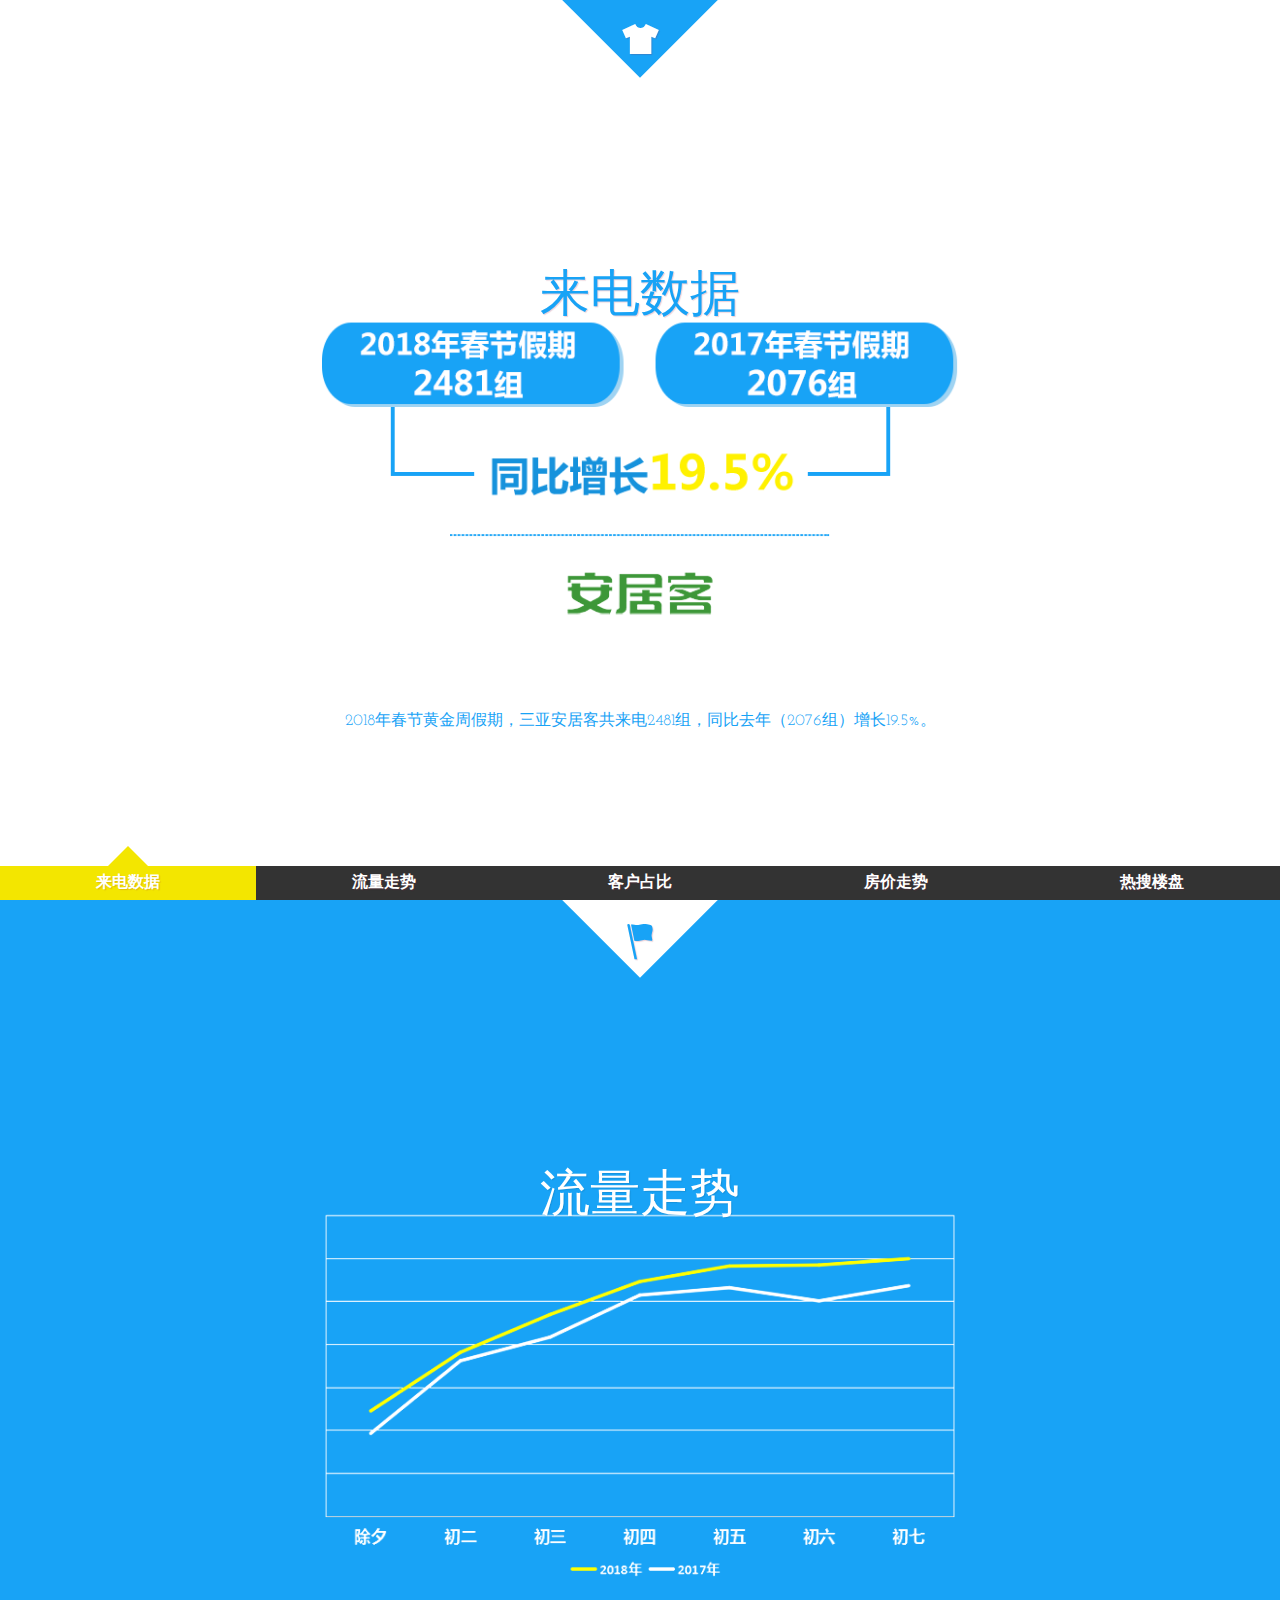
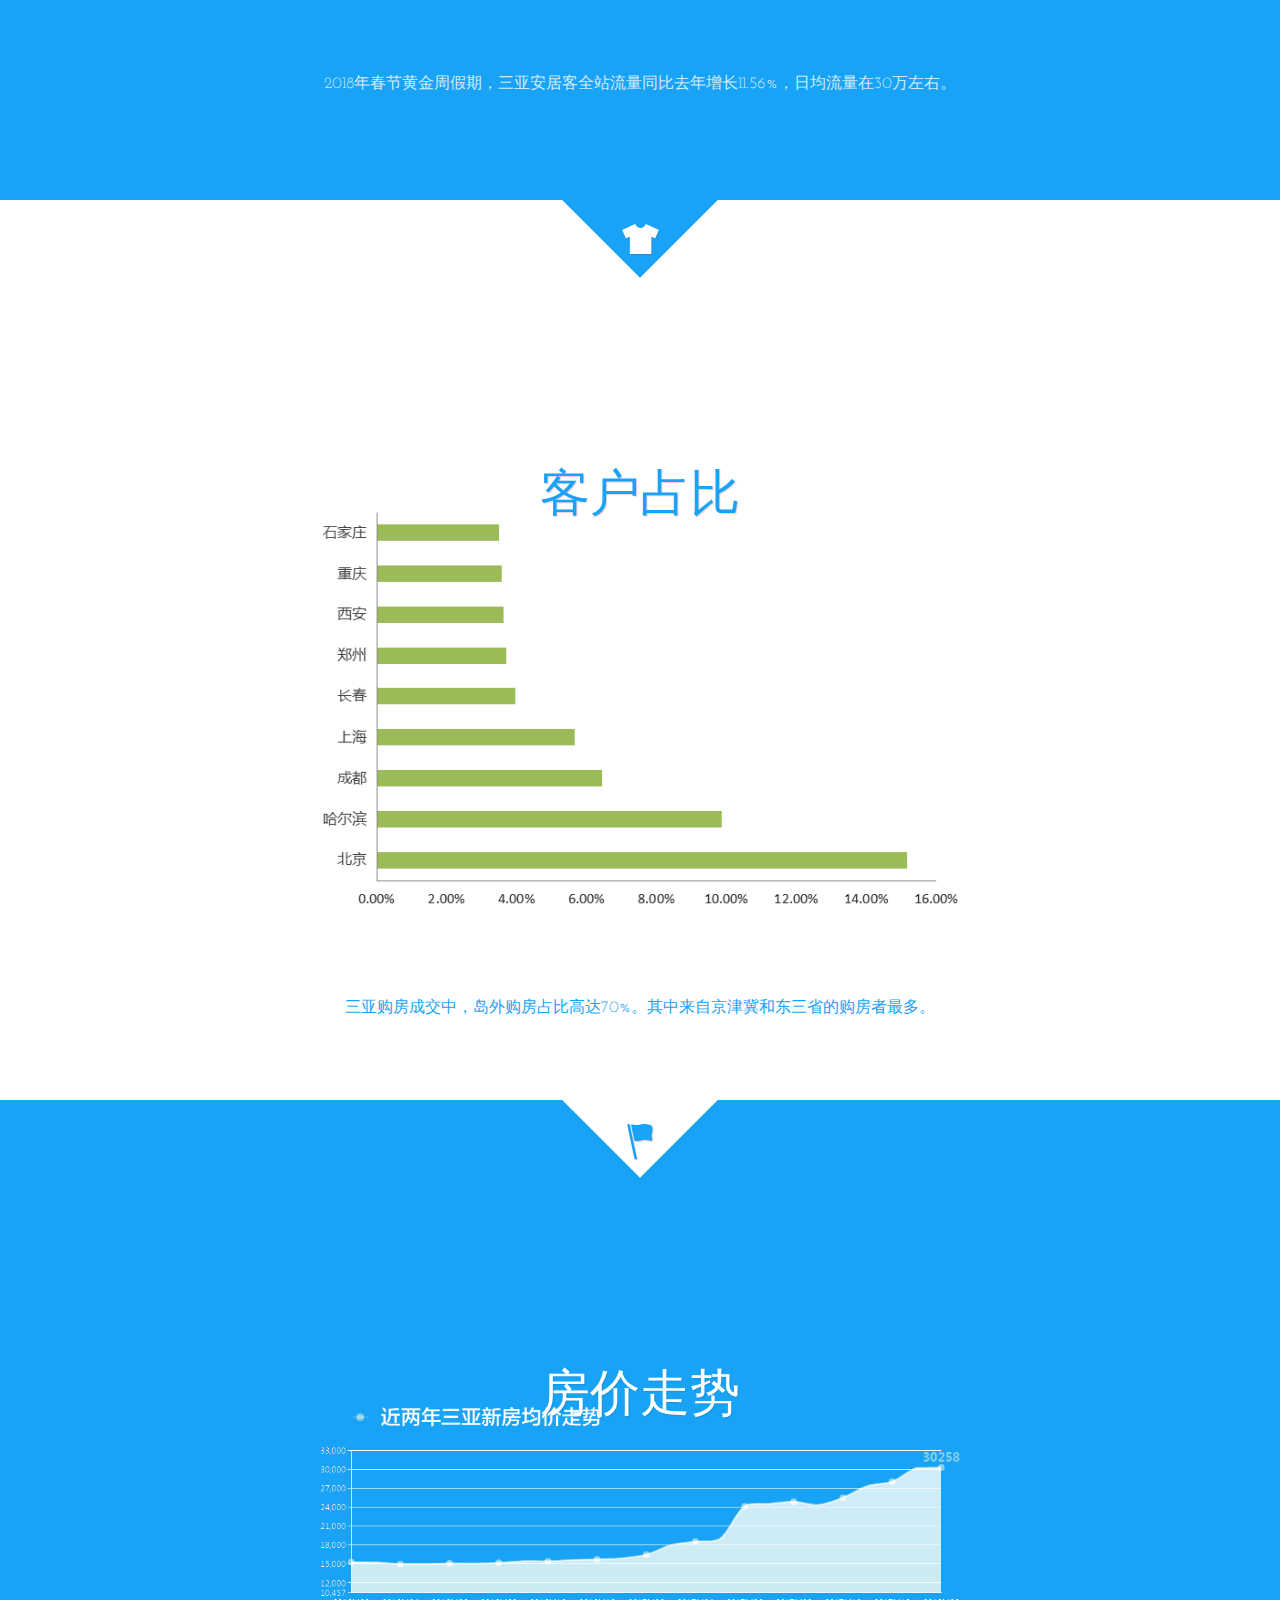
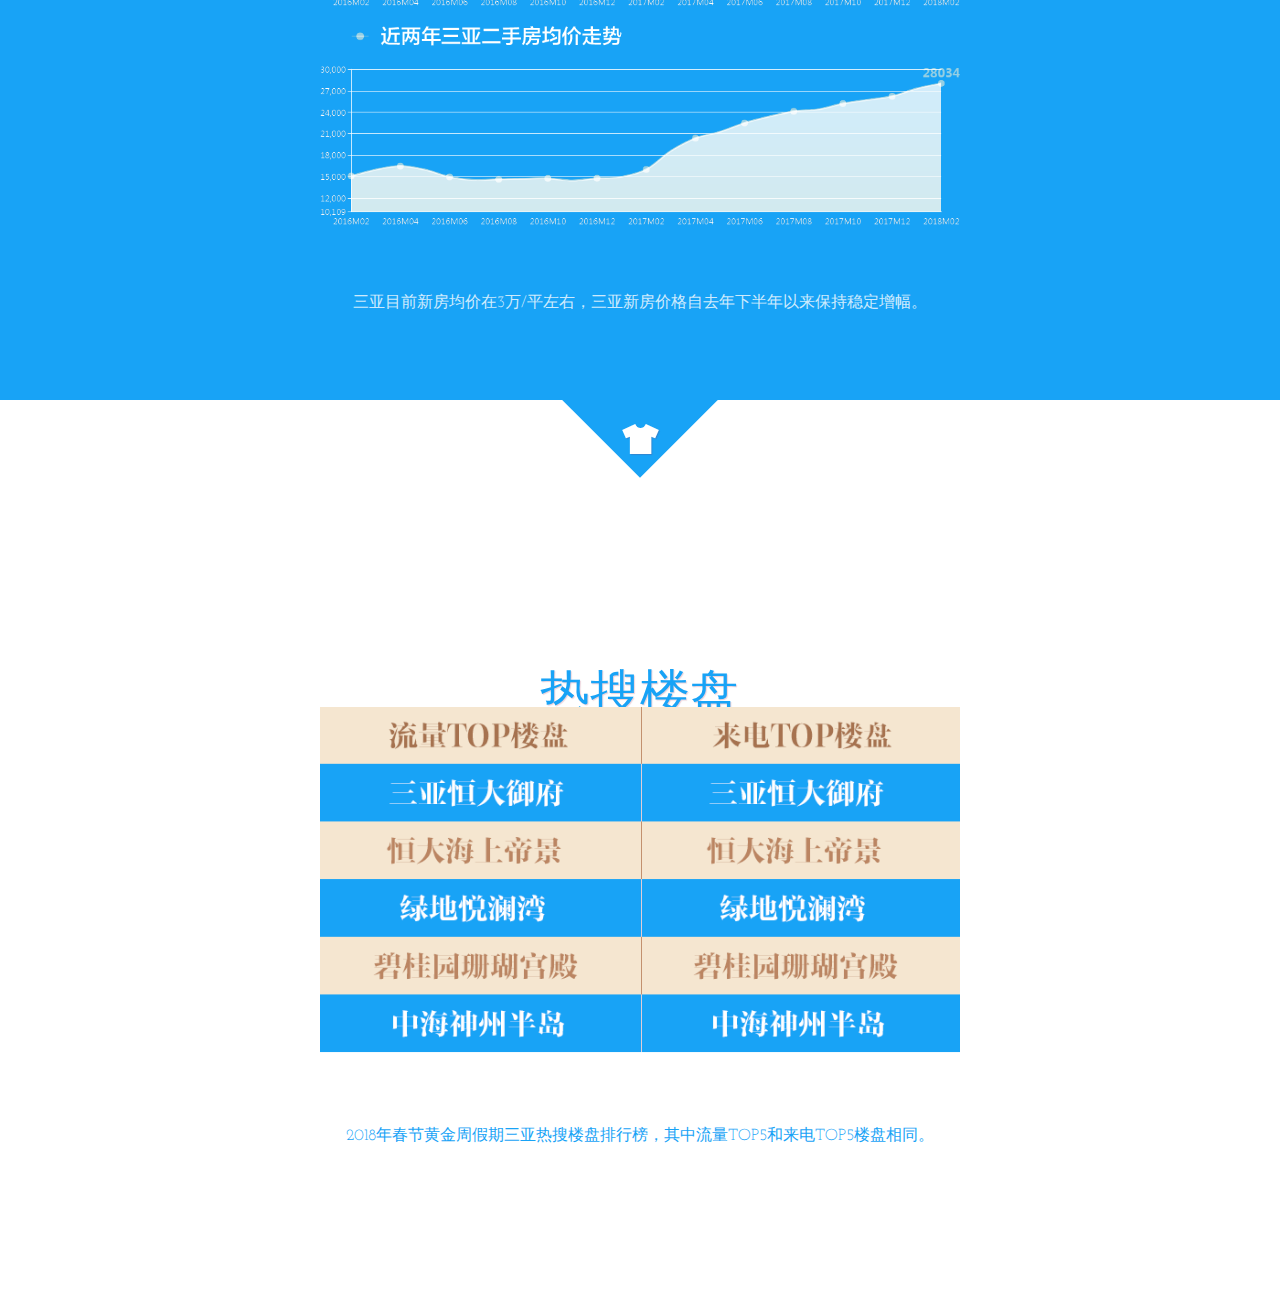
<file: WKaiLing/index.html>
<!DOCTYPE html>
<html>
    <head>
		<meta charset="UTF-8" />
		 <title>报告 | 5组数据读懂三亚春节楼市热度</title>
        <meta http-equiv="X-UA-Compatible" content="IE=edge,chrome=1"> 
        <meta name="viewport" content="width=device-width, initial-scale=1.0">
		<link href='http://fonts.googleapis.com/css?family=Josefin+Slab:400,700' rel='stylesheet' type='text/css'>
		<link rel="stylesheet" type="text/css" href="css/default.css" />
        <link rel="stylesheet" type="text/css" href="css/demo.css" />
        <link rel="stylesheet" type="text/css" href="css/style.css" />
		<script type="text/javascript" src="js/modernizr.custom.79639.js"></script> 
		<!--[if lte IE 8]>
			 <link rel="stylesheet" type="text/css" href="css/simple.css" />
		<![endif]-->
    </head>
    <body>
        <div class="container">
			<div class="st-container">
			
				<input type="radio" name="radio-set" checked="checked" id="st-control-1"/>
				<a href="#st-panel-1">来电数据</a>
				<input type="radio" name="radio-set" id="st-control-2"/>
				<a href="#st-panel-2">流量走势</a>
				<input type="radio" name="radio-set" id="st-control-3"/>
				<a href="#st-panel-3">客户占比</a>
				<input type="radio" name="radio-set" id="st-control-4"/>
				<a href="#st-panel-4">房价走势</a>
				<input type="radio" name="radio-set" id="st-control-5"/>
				<a href="#st-panel-5">热搜楼盘</a>
				
				<div class="st-scroll">
				
					<!-- Placeholder text from http://hipsteripsum.me/ -->
					
					<section class="st-panel" id="st-panel-1">
						<div class="st-deco" data-icon="B"></div>
						<h2>来电数据</h2>
						<p><img src="images/ld.png" width="100%">2018年春节黄金周假期，三亚安居客共来电2481组，同比去年（2076组）增长19.5%。</p>
						
						
					</section>
					
					<section class="st-panel st-color" id="st-panel-2">
						<div class="st-deco" data-icon="x"></div>
						<h2>流量走势</h2>
						<p><img src="images/ll.png" width="100%">2018年春节黄金周假期，三亚安居客全站流量同比去年增长11.56%，日均流量在30万左右。</p>
					</section>
					
					<section class="st-panel" id="st-panel-3">
						<div class="st-deco" data-icon="B"></div>
						<h2>客户占比</h2>
						<p><img src="images/kh.png" width="100%">三亚购房成交中，岛外购房占比高达70%。其中来自京津冀和东三省的购房者最多。</p>
					</section>
					
					<section class="st-panel st-color" id="st-panel-4">
						<div class="st-deco" data-icon="x"></div>
						<h2>房价走势</h2>
						<p><img src="images/fj.png" width="100%">三亚目前新房均价在3万/平左右，三亚新房价格自去年下半年以来保持稳定增幅。</p>
					</section>
					
					<section class="st-panel" id="st-panel-5">
						<div class="st-deco" data-icon="B"></div>
						<h2>热搜楼盘</h2>
						<p><img src="images/lp.png" width="100%">2018年春节黄金周假期三亚热搜楼盘排行榜，其中流量TOP5和来电TOP5楼盘相同。</p>
					</section>

				</div><!-- // st-scroll -->
				
			</div><!-- // st-container -->
			
        </div>
	</body>
</html>
</file>
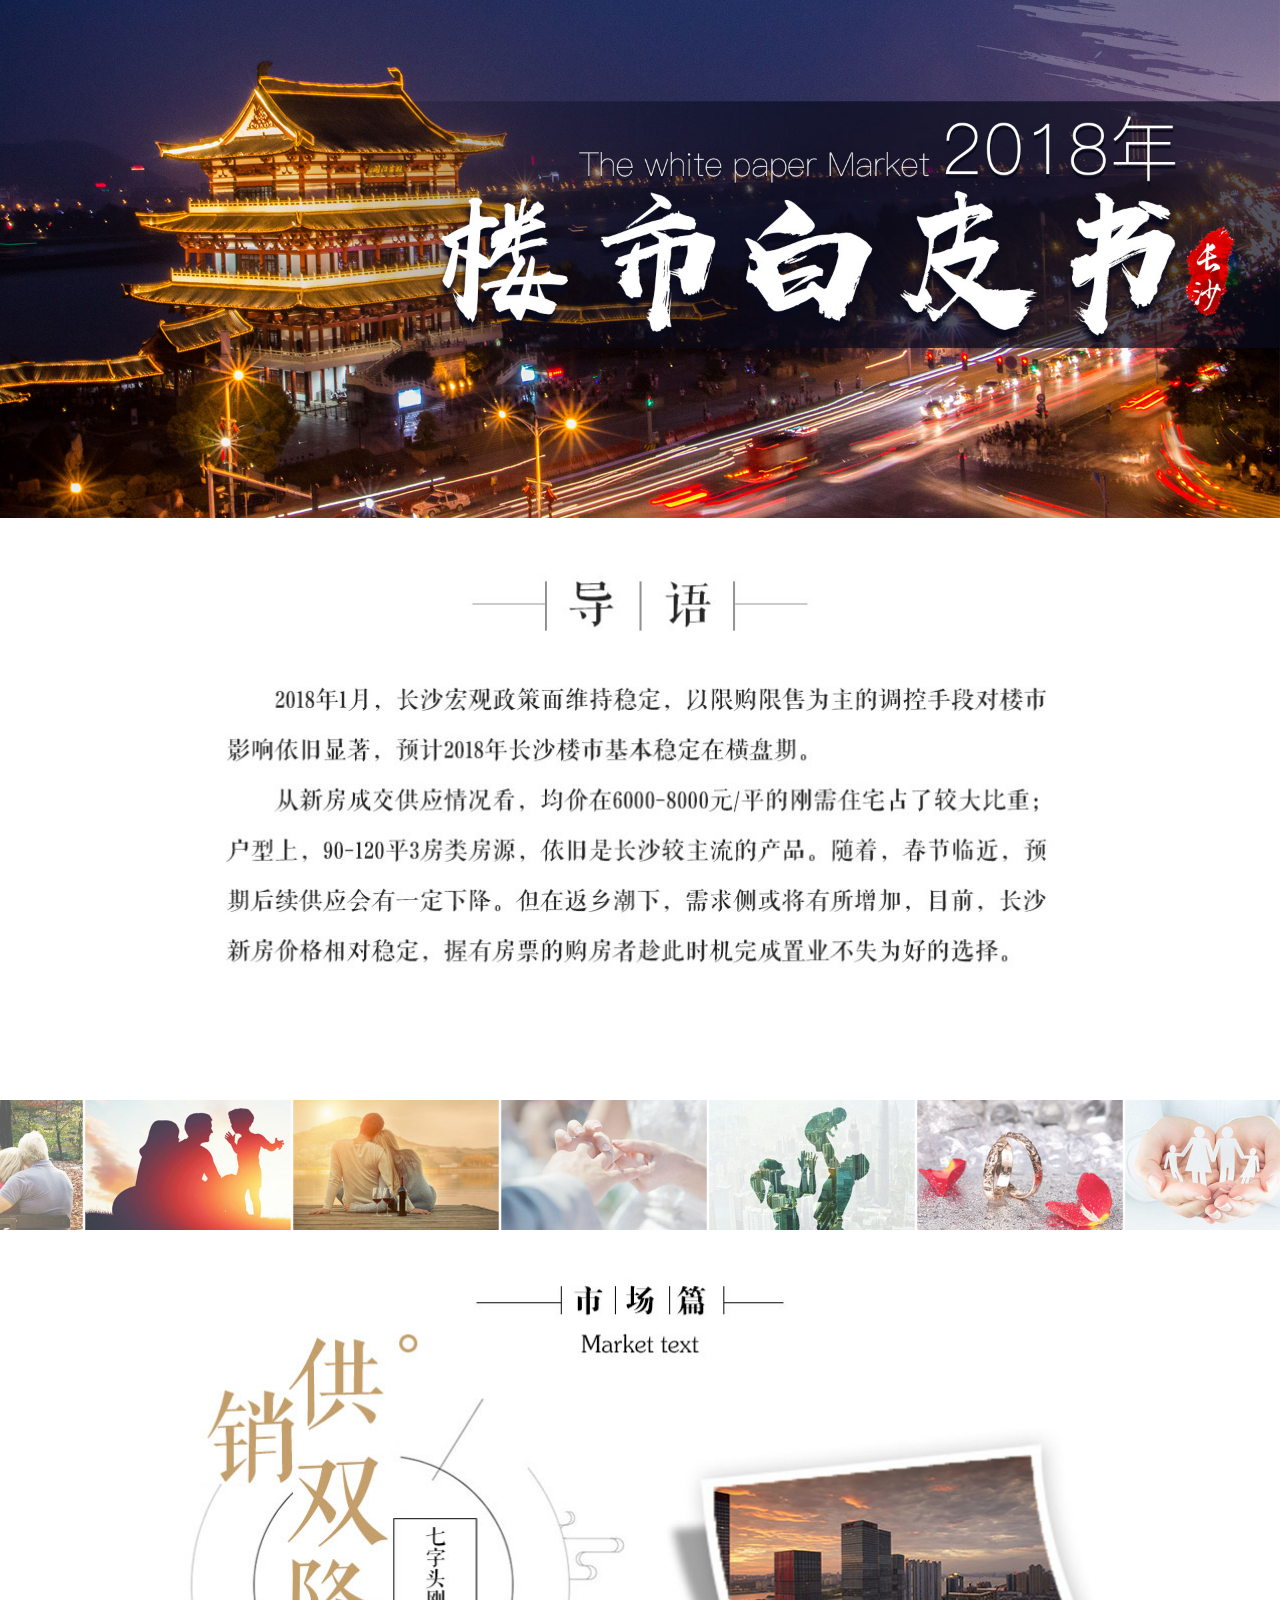
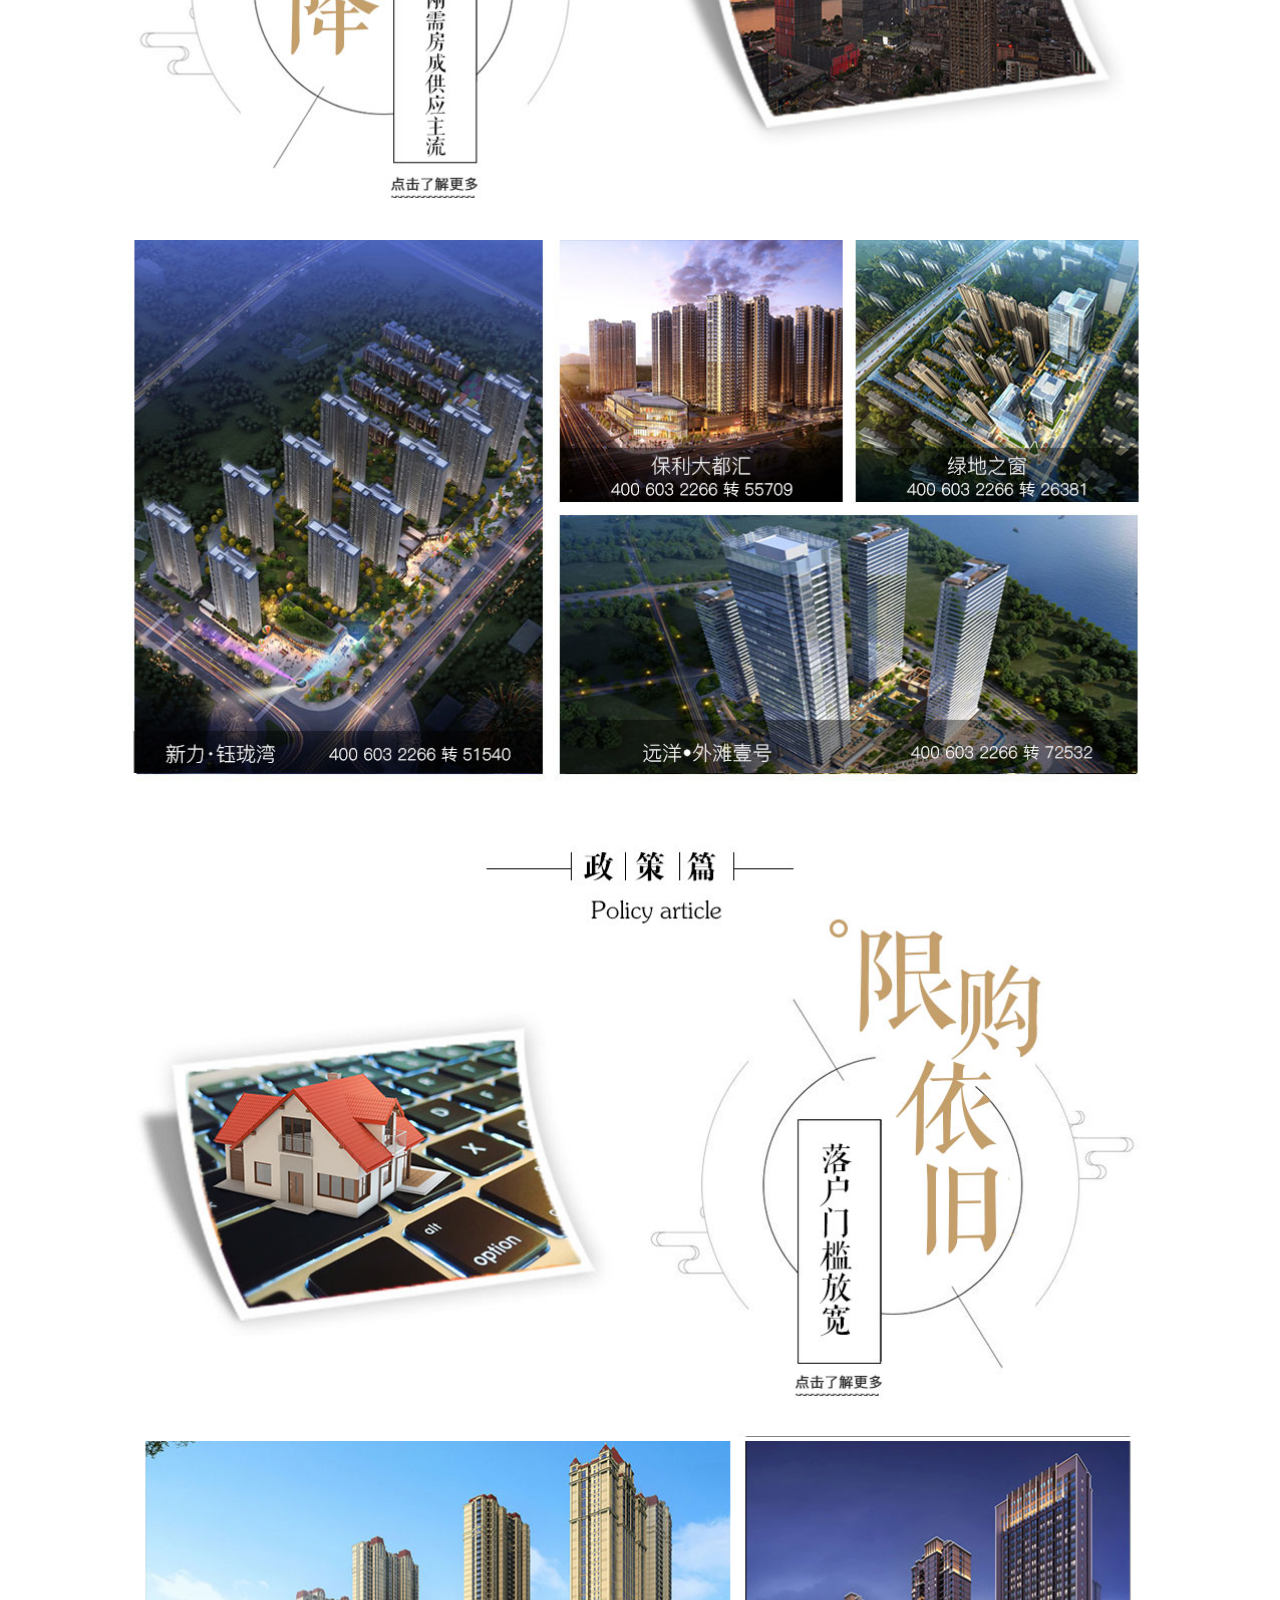
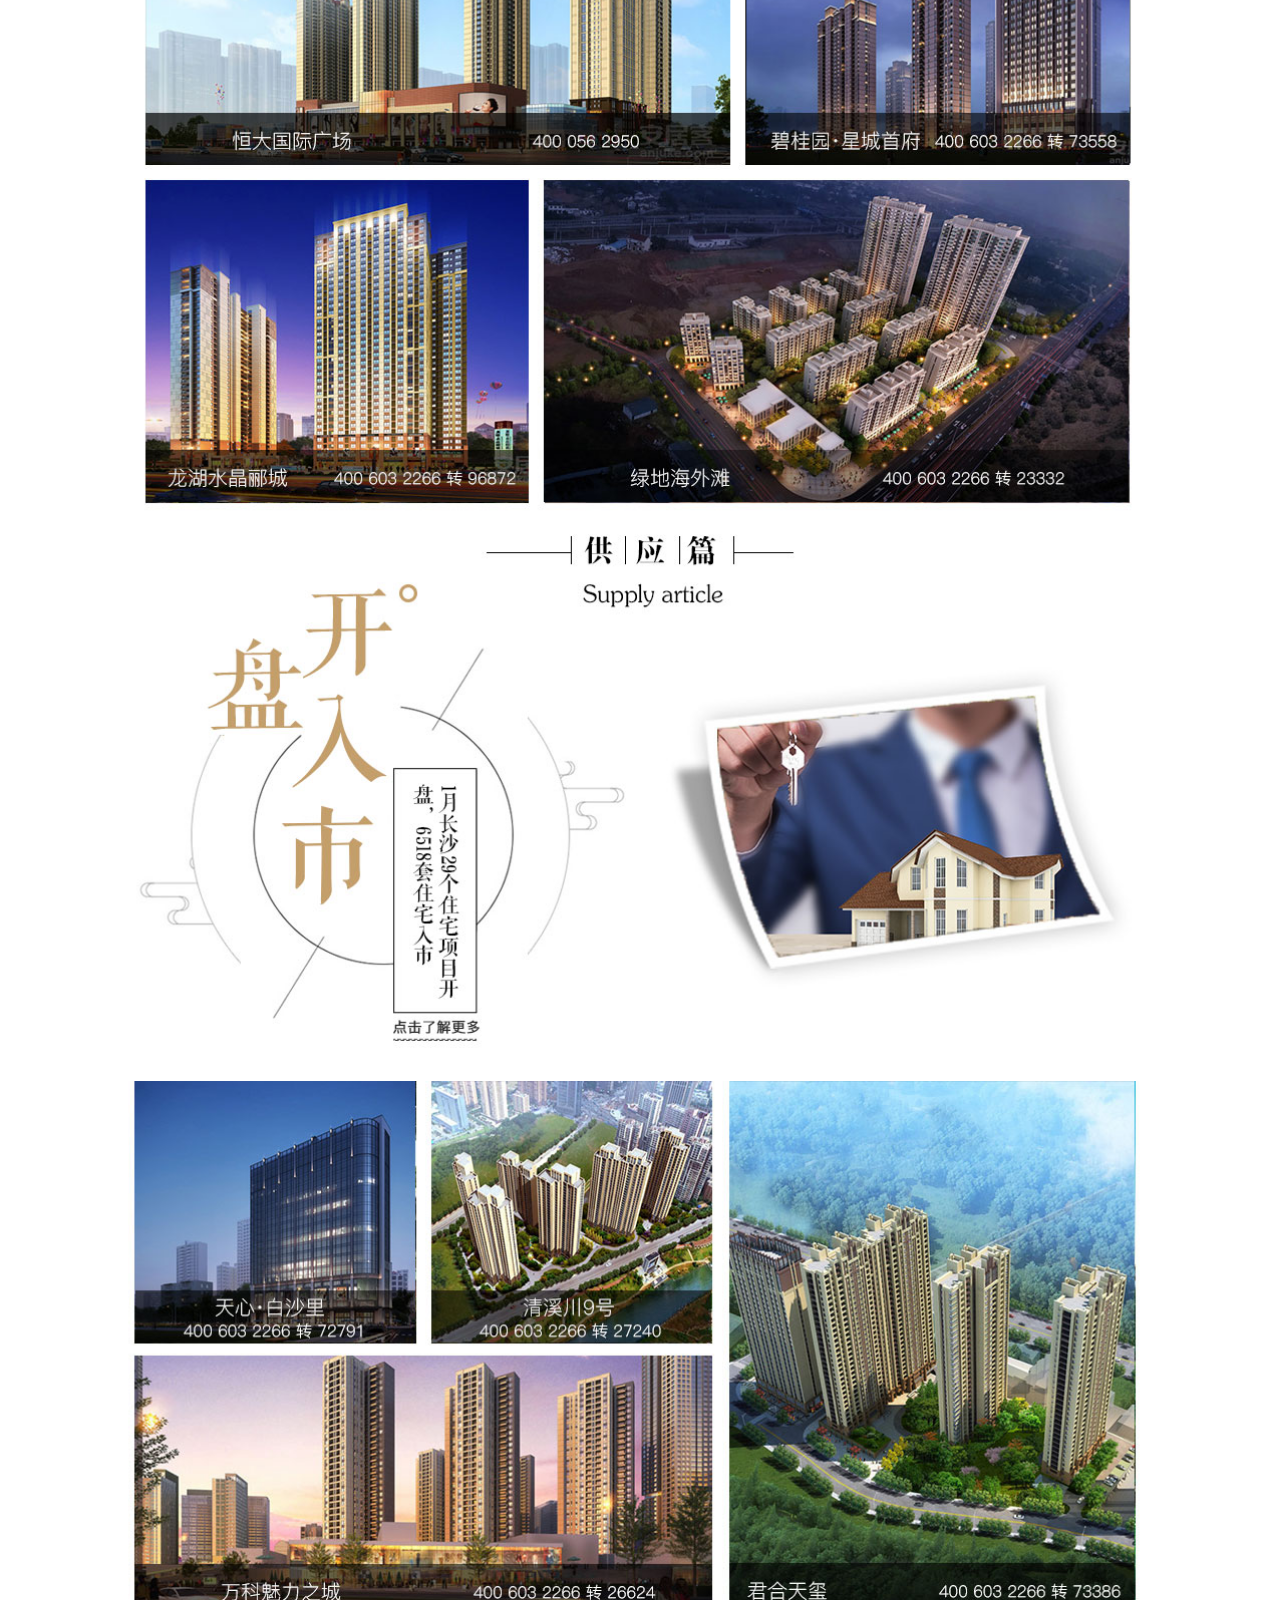
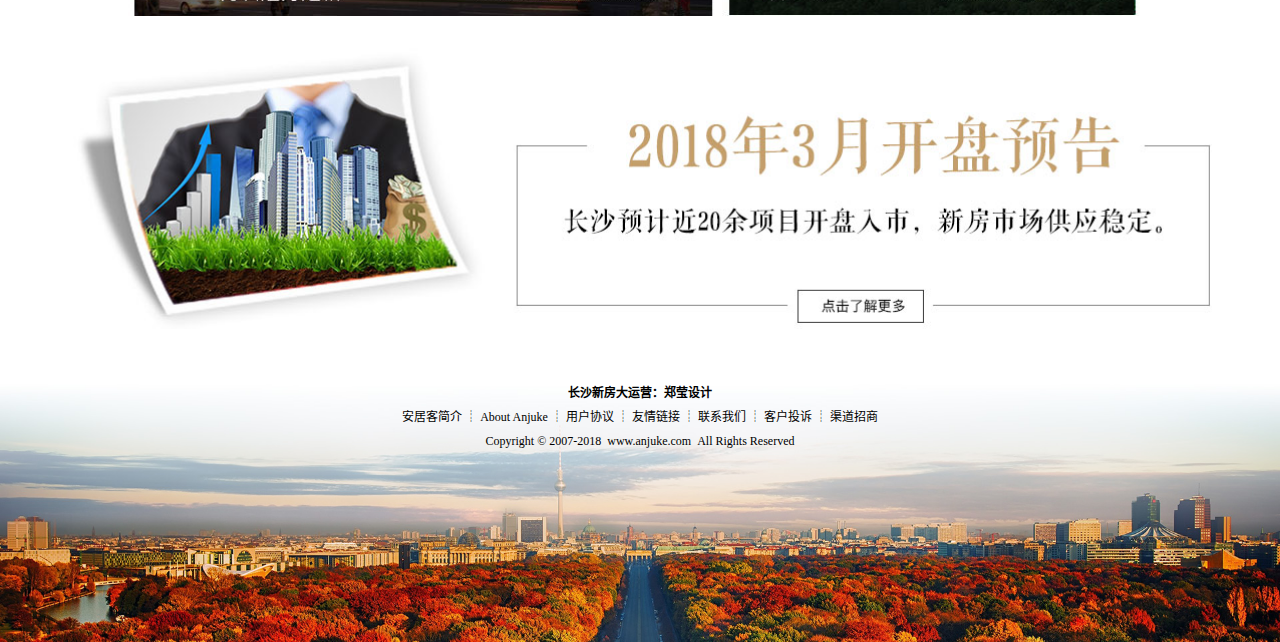
<file: ZYing/index.html>
<!DOCTYPE html>
<html lang="zh-CN">
<head>
    <meta charset="UTF-8">
    <title>楼市白皮书</title>
    <meta name="Keywords" content="" />
    <meta name="Description" content="" />
    <style>
        *{margin: 0;padding: 0;list-style: none}
        body {font-family: "宋体";font-size: 12px;}
        .secondaryHeader{height:33px;overflow:hidden;background:url(http://i2.sinaimg.cn/dy/images/header/2008/standardl2nav_bg.gif) repeat-x #fff;color:#000;font-size:12px;font-weight:100;}
        .secondaryHeader a,.secondaryHeader a:visited{color:#000;text-decoration:none;}
        .secondaryHeader a:hover,.secondaryHeader a:active{color:#c00;text-decoration:underline;}
        .sHBorder{border:1px #e3e3e3 solid;padding:0 0 0 0;overflow:hidden;zoom:1;}
        .sHLogo{float:left;height:31px;line-height:31px;overflow:hidden;}
        .sHLogo span,.sHLogo span a,.sHLogo span a:link,.sHLogo span a:visited,.sHLogo span a:hover{display:block;*float:left;display:table-cell;vertical-align:middle;*display:block;*font-size:27px;*font-family:Arial;height:31px;}
        .sHLogo span,.sHLogo span a img,.sHLogo span a:link img,.sHLogo span a:visited img,.sHLogo span a:hover img{vertical-align:middle;}
        .sHLinks{float:right;line-height:31px;}
        .section{width: 100%;margin: 0 auto}
        .secondaryHeader,table{min-width: 100%}
        .section img,.banner img,.footer img{vertical-align:middle;text-align:center;display: block;width: 100%;height: auto}
        .section div{position: relative}
        .section a{display:block;position: absolute;}
        table,table a{color: #000;line-height:24px;font-size: 12px;text-decoration:none}
        .lead{width: 100%;margin: 0 auto}
        .footer{position: relative}
        table{position: absolute;top:-20px;left: 0}
    </style>
</head>
<body>
	<!-- <div style="width:100% !important" class="secondaryHeader">
    <div class="sHBorder">
        <div class="sHLogo">
                <span>
                    <a href="http://www.sina.com.cn/" target="_blank"><img src="img/standardl2nav_sina_new.gif" alt="" border="0"/></a>                 
                </span>
        </div>
        <div class="sHLinks">
            <a href="https://cs.anjuke.com/" target="_blank">安居客首页</a>&nbsp;|&nbsp;
            <a href="https://cs.fang.anjuke.com/loupan/?from=navigation" target="_blank">楼盘列表页</a>&nbsp;|&nbsp;
            <a href="https://cs.news.anjuke.com/?from=navigation" target="_blank">楼讯</a>
        </div>
    </div>
</div> -->

<div class="banner">
	<img src="img/01eae7f9a95c28650b29b032e5c_p24_mk24.jpg" width="100%" alt="" />
	<img src="img/6408b938e1a30ed3da824c468c8_p24_mk24.jpg" width="100%" alt="" />
    <img src="img/3e86fe3788d2dafcedeb0184c9f_p24_mk24.jpg" width="100%" alt="" />
</div>
<!--section开始-->
    <center><a href="https://cs.news.anjuke.com/market/423901.html?from=leading_toutiao_jiaodian" target="_blank"><img src="img/393e59c532a109ea902e7ea2418_p24_mk24.jpg" width="100%" alt="" /></a></center>
    <div class="section">
    <div>
        <img src="img/36a7de95295f761da7fec382d9d_p24_mk24.jpg" width="100%" alt="" />
        <a href="https://cs.fang.anjuke.com/loupan/430932.html?from=wkppzq_danye" target="_blank" style="width:407px;height:100%;top:0;left:136px;"></a>
        <a href="https://cs.fang.anjuke.com/loupan/415521.html?from=wkppzq_danye" target="_blank" style="width:282px;height:261px;top:0;left:558px;"></a>
        <a href="https://cs.fang.anjuke.com/loupan/251305.html?from=wkppzq_danye" target="_blank" style="width:282px;height:261px;top:0;left:853px;"></a>
        <a href="https://cs.fang.anjuke.com/loupan/417010.html?from=wkppzq_danye" target="_blank" style="width:576px;height:257px;top:274px;left:558px;"></a>
    </div></div>
    <center><a href="https://m.anjuke.com/sh/c/kol/view/5-104381/?frompm=wxhy" target="_blank"><img src="img/1def9812aa411d9cd28d888a5de_p24_mk24.jpg" width="100%" alt="" /></a></center>
    <div class="section">
    <div>
        <img src="img/e2c50102d0d3f0038d06ac7a4af_p24_mk24.jpg" width="100%" alt="" />
        <a href="https://cs.fang.anjuke.com/loupan/298144.html?from=AF_RANK_3" target="_blank" style="width: 583px;height: 323px;top:0;left: 144px;"></a>
        <a href="https://cs.fang.anjuke.com/loupan/418026.html?from=loupanlist_sslx" target="_blank" style="width: 384px;height: 323px;top:0;left: 743px;"></a>
        <a href="https://cs.fang.anjuke.com/loupan/427508.html?from=loupanlist_sslx" target="_blank" style="width: 382px;height: 321px;top:339px;left: 144px;"></a>
        <a href="https://cs.fang.anjuke.com/loupan/250239.html?from=wkppzq_danye" target="_blank" style="width: 583px;height: 321px;top:339px;left: 542px;"></a>
    </div></div>
    <center><a href="https://m.anjuke.com/sh/c/kol/view/5-104438/?frompm=wxhy" target="_blank"><img src="img/827dc3f89a4db86476d4e222cf8_p24_mk24.jpg" width="100%" alt="" /></a></center>
    <div class="section">
    <div>
        <img src="img/2d5e07eca2829b9963605c23cdc_p24_mk24.jpg" width="100%" alt="" />
        <a href="https://cs.fang.anjuke.com/loupan/417265.html?from=loupanlist_sslx" target="_blank" style="width: 280px;height: 264px;top:0;left: 134px;"></a>
        <a href="https://cs.fang.anjuke.com/loupan/251745.html?from=loupanlist_sslx" target="_blank" style="width: 280px;height: 264px;top:0;left: 429px;"></a>
        <a href="https://cs.fang.anjuke.com/loupan/251395.html?from=loupanlist_sslx" target="_blank" style="width: 576px;height: 260px;top:276px;left: 134px;"></a>
        <a href="https://cs.fang.anjuke.com/loupan/417857.html?from=loupanlist_sslx" target="_blank" style="width: 404px;height: 533px;top:0;left: 728px;"></a>
    </div></div>
    <center><a href="https://m.anjuke.com/cs/c/kol/view/5-104296/?frompm=wxhy" target="_blank"><img src="img/78a4fd6e8e0e5483532b20823cc_p24_mk24.jpg" width="100%" alt="" /></a></center>
<!--section结束-->
<div class="footer">
    <center><img src="img/a4a7a47e57d1b24f078772eaf2a_p24_mk24.jpg" width="100%" alt="" /></center>
    <table width="100%" border="0" align="center">
        <tr>
            <td width="100%" align="center" valign="bottom" style="padding-top:20px; padding-bottom:15px; ">
                <p style="font-weight:bold;">长沙新房大运营：郑莹设计</p>
                <p>
                    <a target="_blank" href="https://kfzx.anjuke.com/faqList/defaultQue?faqKinds=2">安居客简介</a> ┊
                    <a target="_blank" href="https://kfzx.anjuke.com/faqList/defaultQue?faqKinds=2">About Anjuke</a> ┊
                    <a target="_blank" href="https://kfzx.anjuke.com/faqDetail/queryDetail?faqId=104&faqTypeId=10">用户协议</a> ┊
                    <a target="_blank" href="https://cs.anjuke.com/friendlink">友情链接</a> ┊
                    <a target="_blank" href="https://kfzx.anjuke.com/faqDetail/queryDetail?faqId=95&faqTypeId=11">联系我们</a> ┊
                    <a target="_blank" href="https://kfzx.anjuke.com/">客户投诉</a> ┊
                    <a target="_blank" href="https://biz.anjuke.com/biz/index">渠道招商</a>
                    <br />
                    <span>
                         Copyright © 2007-2018 www.anjuke.com All Rights Reserved
                     
                    </span>
                </p>
            </td>
        </tr>
    </table>
</div>
<![base64]/5YaF5a655Luj56CB5pu/5o2iLDYwODUyNTQ1NDcxMjU5MDYwODddIGVkaXQgdGltZToxNDUyNTA5NDI1IGVkaXQgYnk6NTYzOTQ4MDIyOS0tPg==--><script type="text/javascript" src="http://cdn.leju.com/helper/js/helper.loader.js"></script></body>
</html>
</file>
<file: WKaiLing/css/default.css>
@font-face {
	font-family: 'icomoon';
	src:url('../fonts/icomoon.eot?yrquyl');
	src:url('../fonts/icomoon.eot?#iefixyrquyl') format('embedded-opentype'),
		url('../fonts/icomoon.woff?yrquyl') format('woff'),
		url('../fonts/icomoon.ttf?yrquyl') format('truetype'),
		url('../fonts/icomoon.svg?yrquyl#icomoon') format('svg');
	font-weight: normal;
	font-style: normal;
}
[class^="icon-"], [class*=" icon-"] {
	font-family: 'icomoon';
	speak: none;
	font-style: normal;
	font-weight: normal;
	font-variant: normal;
	text-transform: none;
	line-height: 1;

	/* Better Font Rendering =========== */
	-webkit-font-smoothing: antialiased;
	-moz-osx-font-smoothing: grayscale;
}

body, html { font-size: 100%; 	padding: 0; margin: 0;}

/* Reset */
*,
*:after,
*:before {
	-webkit-box-sizing: border-box;
	-moz-box-sizing: border-box;
	box-sizing: border-box;
}

/* Clearfix hack by Nicolas Gallagher: http://nicolasgallagher.com/micro-clearfix-hack/ */
.clearfix:before,
.clearfix:after {
	content: " ";
	display: table;
}

.clearfix:after {
	clear: both;
}

body{
	background: #f9f7f6;
	color: #404d5b;
	font-weight: 500;
	font-size: 1.05em;
	font-family: "Segoe UI", "Lucida Grande", Helvetica, Arial, "Microsoft YaHei", FreeSans, Arimo, "Droid Sans", "wenquanyi micro hei", "Hiragino Sans GB", "Hiragino Sans GB W3", "FontAwesome", sans-serif;
}
a{color: #2fa0ec;text-decoration: none;outline: none;}
a:hover,a:focus{color:#74777b;};

.htmleaf-container{
	margin: 0 auto;
	text-align: center;
	overflow: hidden;
}
.htmleaf-content {
	font-size: 150%;
	padding: 3em 0;
}

.htmleaf-content h2 {
	margin: 0 0 2em;
	opacity: 0.1;
}

.htmleaf-content p {
	margin: 1em 0;
	padding: 5em 0 0 0;
	font-size: 0.65em;
}
.bgcolor-1 { background: #f0efee; }
.bgcolor-2 { background: #f9f9f9; }
.bgcolor-3 { background: #e8e8e8; }/*light grey*/
.bgcolor-4 { background: #2f3238; color: #fff; }/*Dark grey*/
.bgcolor-5 { background: #df6659; color: #521e18; }/*pink1*/
.bgcolor-6 { background: #2fa8ec; }/*sky blue*/
.bgcolor-7 { background: #d0d6d6; }/*White tea*/
.bgcolor-8 { background: #3d4444; color: #fff; }/*Dark grey2*/
.bgcolor-9 { background: #ef3f52; color: #fff;}/*pink2*/
.bgcolor-10{ background: #64448f; color: #fff;}/*Violet*/
.bgcolor-11{ background: #3755ad; color: #fff;}/*dark blue*/
.bgcolor-12{ background: #3498DB; color: #fff;}/*light blue*/
/* Header */
.htmleaf-header{
	padding: 1em 190px 1em;
	letter-spacing: -1px;
	text-align: center;
}
.htmleaf-header h1 {
	font-weight: 600;
	font-size: 2em;
	line-height: 1;
	margin-bottom: 0;
	/*text-shadow: 0 1px 2px rgba(0, 0, 0, 0.6);*/
}
.htmleaf-header h1 span {
	font-family: "Segoe UI", "Lucida Grande", Helvetica, Arial, "Microsoft YaHei", FreeSans, Arimo, "Droid Sans", "wenquanyi micro hei", "Hiragino Sans GB", "Hiragino Sans GB W3", "FontAwesome", sans-serif;
	display: block;
	font-size: 60%;
	font-weight: 400;
	padding: 0.8em 0 0.5em 0;
	color: #c3c8cd;
}
/*nav*/
.htmleaf-demo a{color: #1d7db1;text-decoration: none;}
.htmleaf-demo{width: 100%;padding-bottom: 1.2em;}
.htmleaf-demo a{display: inline-block;margin: 0.5em;padding: 0.6em 1em;border: 3px solid #1d7db1;font-weight: 700;}
.htmleaf-demo a:hover{opacity: 0.6;}
.htmleaf-demo a.current{background:#1d7db1;color: #fff; }
/* Top Navigation Style */
.htmleaf-links {
	position: relative;
	display: inline-block;
	white-space: nowrap;
	font-size: 1.5em;
	text-align: center;
}

.htmleaf-links::after {
	position: absolute;
	top: 0;
	left: 50%;
	margin-left: -1px;
	width: 2px;
	height: 100%;
	background: #dbdbdb;
	content: '';
	-webkit-transform: rotate3d(0,0,1,22.5deg);
	transform: rotate3d(0,0,1,22.5deg);
}

.htmleaf-icon {
	font-size: 1.2em;
	display: inline-block;
	margin: 0.5em;
	padding: 1.5em 0;
	width: 1.5em;
	text-decoration: none;
}

.htmleaf-icon span {
	display: none;
}

.htmleaf-icon:before {
	margin: 0 5px;
	text-transform: none;
	font-weight: normal;
	font-style: normal;
	font-variant: normal;
	font-family: 'icomoon';
	line-height: 1;
	speak: none;
	-webkit-font-smoothing: antialiased;
}
/* footer */
.htmleaf-footer{width: 100%;padding-top: 10px;}
.htmleaf-small{font-size: 0.8em;}
.center{text-align: center;}
/****/
.related {
	color: #fff;
	background: #333;
	text-align: center;
	font-size: 1.25em;
	padding: 0.5em 0;
	overflow: hidden;
}

.related > a {
	vertical-align: top;
	width: calc(100% - 20px);
	max-width: 340px;
	display: inline-block;
	text-align: center;
	margin: 20px 10px;
	padding: 25px;
	font-family: "Segoe UI", "Lucida Grande", Helvetica, Arial, "Microsoft YaHei", FreeSans, Arimo, "Droid Sans", "wenquanyi micro hei", "Hiragino Sans GB", "Hiragino Sans GB W3", "FontAwesome", sans-serif;
}
.related a {
	display: inline-block;
	text-align: left;
	margin: 20px auto;
	padding: 10px 20px;
	opacity: 0.8;
	-webkit-transition: opacity 0.3s;
	transition: opacity 0.3s;
	-webkit-backface-visibility: hidden;
}

.related a:hover,
.related a:active {
	opacity: 1;
}

.related a img {
	max-width: 100%;
	opacity: 0.8;
	border-radius: 4px;
}
.related a:hover img,
.related a:active img {
	opacity: 1;
}

.related a h3 {
	font-weight: 300;
	margin-top: 0.15em;
	color: #fff;
}
/* icomoon */
.icon-home:before {
	content: "\e600";
}

.icon-pacman:before {
	content: "\e623";
}

.icon-users2:before {
	content: "\e678";
}

.icon-bug:before {
	content: "\e699";
}

.icon-eye:before {
	content: "\e610";
}

.icon-eye-blocked:before {
	content: "\e611";
}

.icon-eye2:before {
	content: "\e612";
}

.icon-arrow-up-left3:before {
	content: "\e72f";
}

.icon-arrow-up3:before {
	content: "\e730";
}

.icon-arrow-up-right3:before {
	content: "\e731";
}

.icon-arrow-right3:before {
	content: "\e732";
}

.icon-arrow-down-right3:before {
	content: "\e733";
}

.icon-arrow-down3:before {
	content: "\e734";
}

.icon-arrow-down-left3:before {
	content: "\e735";
}

.icon-arrow-left3:before {
	content: "\e736";
}



@media screen and (max-width: 50em) {
	.htmleaf-header {
		padding: 3em 10% 4em;
	}
	.htmleaf-header h1 {
        font-size:2em;
    }
}


@media screen and (max-width: 40em) {
	.htmleaf-header h1 {
		font-size: 1.5em;
	}
}

@media screen and (max-width: 30em) {
    .htmleaf-header h1 {
        font-size:1.2em;
    }
}
</file>
<file: WKaiLing/css/style.css>
.st-container {
	position: absolute;
	width: 100%;
	height: 100%;
	top: 0;
	left: 0;
	font-family: 'Josefin Slab', 'Myriad Pro', Arial, sans-serif;
}

.st-container > input,
.st-container > a {
	position: fixed;
	bottom: 0px;
	width: 20%;
	cursor: pointer;
	font-size: 16px;
	height: 34px;
	line-height: 34px;
}

.st-container > input {
	opacity: 0;
	z-index: 1000;
}

.st-container > a {
	z-index: 10;
	font-weight: 700;
	background: #333333;
	color: #fff;
	text-align: center;
	text-shadow: 1px 1px 1px rgba(151,24,64,0.2);
}

/* "Fix" for percentage rounding: add a background bar pseudo element with the same color like the labels */
.st-container:before {
	content: '';
	position: fixed;
	width: 100%;
	height: 34px;
	
	z-index: 9;
	bottom: 0;
}

#st-control-1, #st-control-1 + a {
	left: 0;
}

#st-control-2, #st-control-2 + a {
	left: 20%;
}

#st-control-3, #st-control-3 + a {
	left: 40%;
}

#st-control-4, #st-control-4 + a {
	left: 60%;
}

#st-control-5, #st-control-5 + a {
	left: 80%;
}

.st-container > input:checked + a,
.st-container > input:checked:hover + a{
	background: #f3e600;
}

.st-container > input:checked + a:after,
.st-container > input:checked:hover + a:after{
	bottom: 100%;
	border: solid transparent;
	content: '';
	height: 0;
	width: 0;
	position: absolute;
	pointer-events: none;
	border-bottom-color: #f3e600;
	border-width: 20px;
	left: 50%;
	margin-left: -20px;
}

.st-container > input:hover + a{
	background: #18a3f6;
}

.st-container > input:hover + a:after {
	border-bottom-color: #18a3f6;
}

.st-scroll,
.st-panel {
	position: relative;
	width: 100%;
	height: 100%;
}

.st-scroll {
	top: 0;
	left: 0;
	-webkit-transition: all 0.6s ease-in-out;
	-moz-transition: all 0.6s ease-in-out;
	-o-transition: all 0.6s ease-in-out;
	-ms-transition: all 0.6s ease-in-out;
	transition: all 0.6s ease-in-out;
	
	/* Let's enforce some hardware acceleration */
	-webkit-transform: translate3d(0, 0, 0);
	-webkit-backface-visibility: hidden;
}

.st-panel{
	background: #fff;
	overflow: hidden;
} 

#st-control-1:checked ~ .st-scroll {
	-webkit-transform: translateY(0%);
	-moz-transform: translateY(0%);
	-o-transform: translateY(0%);
	-ms-transform: translateY(0%);
	transform: translateY(0%);
}
#st-control-2:checked ~ .st-scroll {
	-webkit-transform: translateY(-100%);
	-moz-transform: translateY(-100%);
	-o-transform: translateY(-100%);
	-ms-transform: translateY(-100%);
	transform: translateY(-100%);
}
#st-control-3:checked ~ .st-scroll {
	-webkit-transform: translateY(-200%);
	-moz-transform: translateY(-200%);
	-o-transform: translateY(-200%);
	-ms-transform: translateY(-200%);
	transform: translateY(-200%);
}
#st-control-4:checked ~ .st-scroll {
	-webkit-transform: translateY(-300%);
	-moz-transform: translateY(-300%);
	-o-transform: translateY(-300%);
	-ms-transform: translateY(-300%);
	transform: translateY(-300%);
}
#st-control-5:checked ~ .st-scroll {
	-webkit-transform: translateY(-400%);
	-moz-transform: translateY(-400%);
	-o-transform: translateY(-400%);
	-ms-transform: translateY(-400%);
	transform: translateY(-400%);
}


/* Content elements */

.st-deco{
	width: 110px;
	height: 110px;
	position: absolute;
	top: 0px;
	left: 50%;
	margin-left: -55px;
	
	-webkit-transform: translateY(-50%) rotate(45deg);
	-moz-transform: translateY(-50%) rotate(45deg);
	-o-transform: translateY(-50%) rotate(45deg);
	-ms-transform: translateY(-50%) rotate(45deg);
	transform: translateY(-50%) rotate(45deg);
}

[data-icon]:after {
    content: attr(data-icon);
    font-family: 'RaphaelIcons';
    color: #fff;
	text-shadow: 1px 1px 1px rgba(151,24,64,0.2);
	position: absolute;
	width: 200px;
	height: 200px;
	line-height: 210px;
	text-align: center;
	font-size: 50px;
	top: 40%;
	left: 40%;
	margin: -100px 0px 0px -100px;
	-webkit-transform: rotate(-45deg) translateY(25%);
	-moz-transform: rotate(-45deg) translateY(25%);
	-o-transform: rotate(-45deg) translateY(25%);
	-ms-transform: rotate(-45deg) translateY(25%);
	transform: rotate(-45deg) translateY(25%);
}

.st-panel h2 {
	color: #18a3f6;
	text-shadow: 1px 1px 1px rgba(151,24,64,0.2);
	position: absolute;
	font-size: 50px;
	font-weight: 500;
	width: 80%;
	left: 10%;
	text-align: center;
	line-height: 0px;
	margin: -170px 0 0 0;
	padding: 0;
	top: 52%;
	-webkit-backface-visibility: hidden;
}

#st-control-1:checked ~ .st-scroll #st-panel-1 h2,
#st-control-2:checked ~ .st-scroll #st-panel-2 h2,
#st-control-3:checked ~ .st-scroll #st-panel-3 h2,
#st-control-4:checked ~ .st-scroll #st-panel-4 h2,
#st-control-5:checked ~ .st-scroll #st-panel-5 h2{
	-webkit-animation: moveDown 0.6s ease-in-out 0.2s backwards;
	-moz-animation: moveDown 0.6s ease-in-out 0.2s backwards;
	-o-animation: moveDown 0.6s ease-in-out 0.2s backwards;
	-ms-animation: moveDown 0.6s ease-in-out 0.2s backwards;
	animation: moveDown 0.6s ease-in-out 0.2s backwards;
}
@-webkit-keyframes moveDown{
	0% { 
		-webkit-transform: translateY(-40px); 
		opacity: 0;
	}
	100% { 
		-webkit-transform: translateY(0px);  
		opacity: 1;
	}
}

@-moz-keyframes moveDown{
	0% { 
		-moz-transform: translateY(-40px); 
		opacity: 0;
	}
	100% { 
		-moz-transform: translateY(0px);  
		opacity: 1;
	}
}

@-o-keyframes moveDown{
	0% { 
		-o-transform: translateY(-40px); 
		opacity: 0;
	}
	100% { 
		-o-transform: translateY(0px);  
		opacity: 1;
	}
}

@-ms-keyframes moveDown{
	0% { 
		-ms-transform: translateY(-40px); 
		opacity: 0;
	}
	100% { 
		-ms-transform: translateY(0px);  
		opacity: 1;
	}
}

@keyframes moveDown{
	0% { 
		transform: translateY(-40px); 
		opacity: 0;
	}
	100% { 
		transform: translateY(0px);  
		opacity: 1;
	}
}

.st-panel p {
	position: absolute;
	text-align: center;
	font-size: 16px;
	line-height: 22px;
	color: #18a3f6;
	z-index: 2;
	padding: 0;
	width: 50%;
	left: 25%;
	top: 33%;
	margin: 10px 0 0 0;
	-webkit-backface-visibility: hidden;
}
#st-control-1:checked ~ .st-scroll #st-panel-1 p,
#st-control-2:checked ~ .st-scroll #st-panel-2 p,
#st-control-3:checked ~ .st-scroll #st-panel-3 p,
#st-control-4:checked ~ .st-scroll #st-panel-4 p,
#st-control-5:checked ~ .st-scroll #st-panel-5 p{
	-webkit-animation: moveUp 0.6s ease-in-out 0.2s backwards;
	-moz-animation: moveUp 0.6s ease-in-out 0.2s backwards;
	-o-animation: moveUp 0.6s ease-in-out 0.2s backwards;
	-ms-animation: moveUp 0.6s ease-in-out 0.2s backwards;
	animation: moveUp 0.6s ease-in-out 0.2s backwards;
}

@-webkit-keyframes moveUp{
	0% { 
		-webkit-transform: translateY(40px); 
		opacity: 0;
	}
	100% { 
		-webkit-transform: translateY(0px);  
		opacity: 1;
	}
}

@-moz-keyframes moveUp{
	0% { 
		-moz-transform: translateY(40px); 
		opacity: 0;
	}
	100% { 
		-moz-transform: translateY(0px);  
		opacity: 1;
	}
}

@-o-keyframes moveUp{
	0% { 
		-o-transform: translateY(40px); 
		opacity: 0;
	}
	100% { 
		-o-transform: translateY(0px);  
		opacity: 1;
	}
}

@-ms-keyframes moveUp{
	0% { 
		-ms-transform: translateY(40px); 
		opacity: 0;
	}
	100% { 
		-ms-transform: translateY(0px);  
		opacity: 1;
	}
}

@keyframes moveUp{
	0% { 
		transform: translateY(40px); 
		opacity: 0;
	}
	100% { 
		transform: translateY(0px);  
		opacity: 1;
	}
}

/* Colored sections */

.st-color,
.st-deco{
	background: #18a3f6;
}
.st-color [data-icon]:after {
	color: #18a3f6;
}
.st-color .st-deco {
	background: #fff;
}
.st-color h2 {
	color: #fff;
	text-shadow: 1px 1px 1px rgba(0,0,0,0.1);
} 
.st-color p {
	color: #fff;
	color: rgba(255,255,255,0.8);
}

@media screen and (max-width: 520px) {
	.st-panel h2 {
		font-size: 30px;
	}
	
	.st-panel p {
		width: 90%;
		left: 5%;
		margin-top: 0;
	}
	
	.st-container > a {
		font-size: 13px;
	}
}
@media screen and (max-width: 360px) {
	.st-container > a {
		font-size: 10px;
	}
	
	.st-deco{
		width: 120px;
		height: 120px;
		margin-left: -60px;
	}
	
	[data-icon]:after {
		font-size: 60px;
		-webkit-transform: rotate(-45deg) translateY(15%);
		-moz-transform: rotate(-45deg) translateY(15%);
		-o-transform: rotate(-45deg) translateY(15%);
		-ms-transform: rotate(-45deg) translateY(15%);
		transform: rotate(-45deg) translateY(15%);
	}
}
</file>
<file: WKaiLing/css/simple.css>
body {
	overflow: auto;
}
.st-container > input{
	display: none;
}
</file>
<file: WKaiLing/css/demo.css>
@import url('normalize.css');
@font-face {
	font-family:'RaphaelIcons';
    src: url('raphaelicons-webfont.eot');
    src: local('☺'), 
		url('fonts/raphaelicons-webfont.woff') format('woff'), 
		url('fonts/raphaelicons-webfont.ttf') format('truetype'), 
		url('fonts/raphaelicons-webfont.svgwebfontKOf9F4sx') format('svg');
    font-weight: normal;
    font-style: normal;
}
/* General Demo Style */
body{
	font-family: Georgia, serif;
	background: #ddd;
	font-weight: 400;
	font-size: 15px;
	color: #333;
	overflow: hidden;
	-webkit-font-smoothing: antialiased;
}
a{
	color: #555;
	text-decoration: none;
}
.clr{
	clear: both;
	padding: 0;
	height: 0;
	margin: 0;
}
/* Header Style */
.codrops-top{
	line-height: 24px;
	font-size: 9px;
	text-transform: uppercase;
	z-index: 9999;
	position: relative;
	font-family: Cambria, Georgia, serif;
}
.codrops-top a{
	padding: 0px 10px;
	letter-spacing: 1px;
	color: #888;
	display: inline-block;
	text-shadow: 0 1px 1px rgba(255,255,255,0.4);
}
.codrops-top span.right{
	float: right;
}
.codrops-top span.right a{
	float: left;
	display: block;
}
@media screen and (max-width: 520px) {
	.codrops-top { display: none; }
}
</file>
